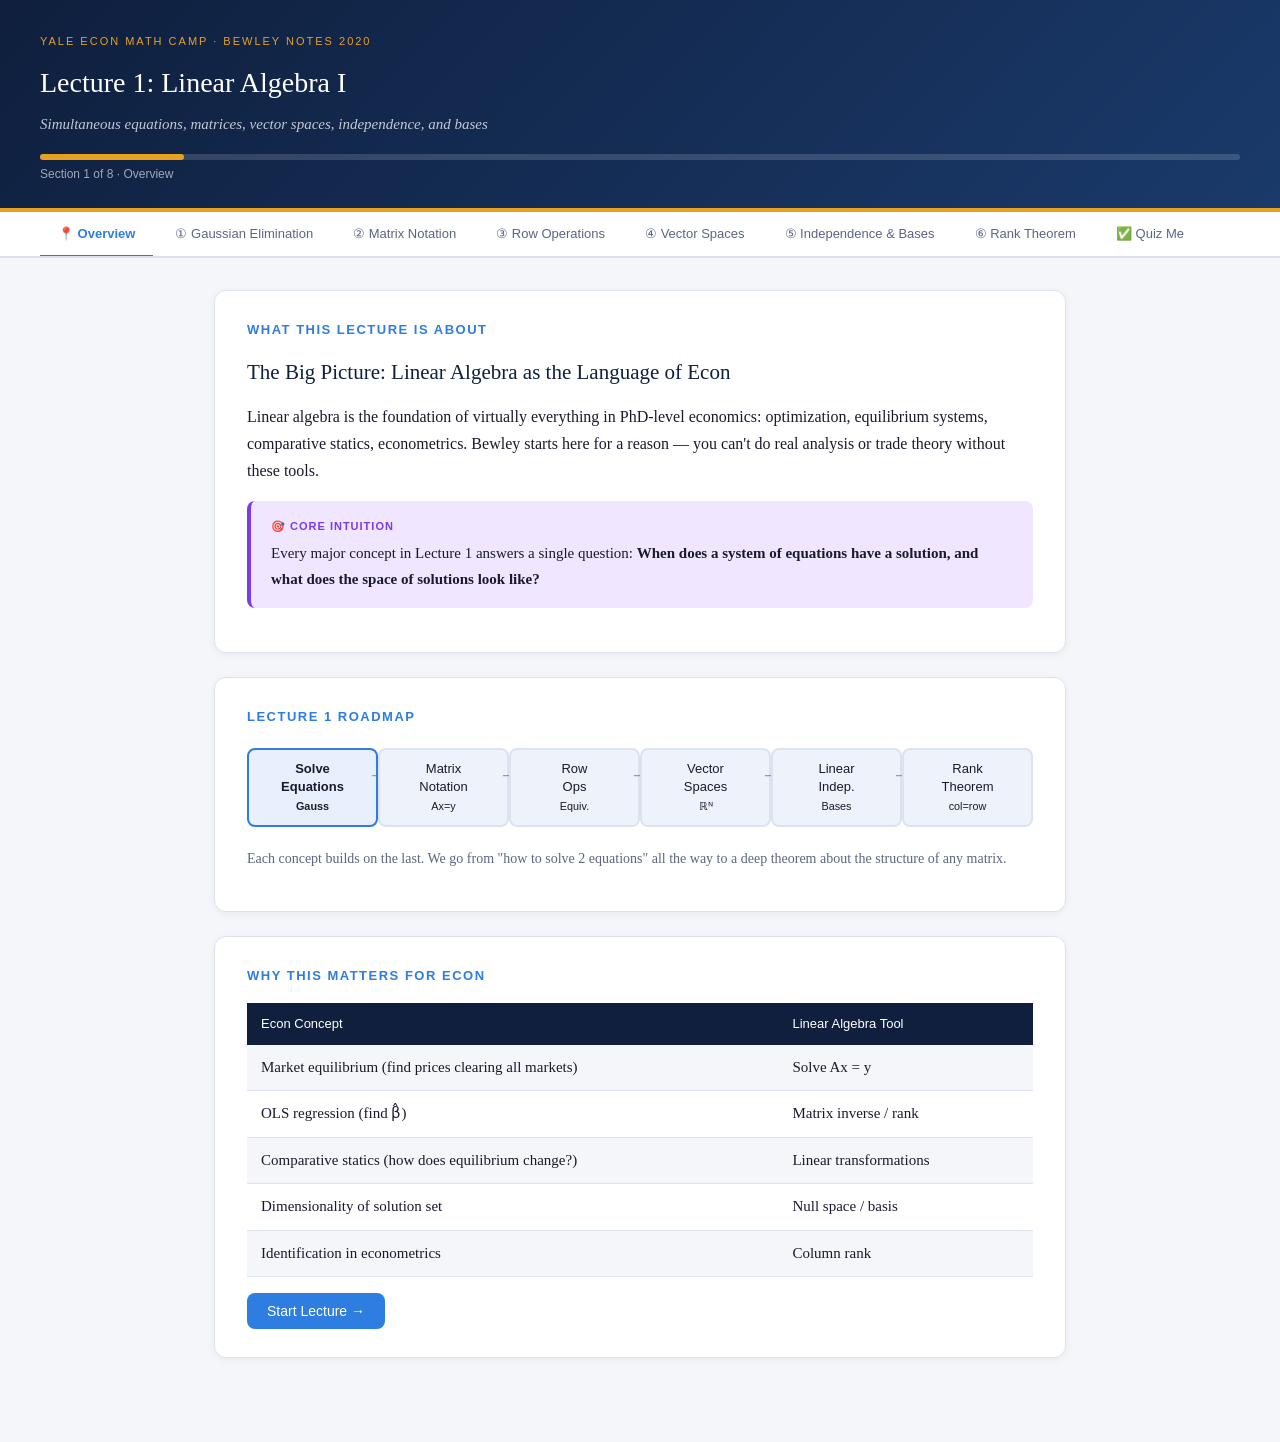
<file: lecture1_linear_algebra.html>
<!DOCTYPE html>
<html lang="en">
<head>
<meta charset="UTF-8">
<meta name="viewport" content="width=device-width, initial-scale=1.0">
<title>Bewley Math Camp — Lecture 1: Linear Algebra I</title>
<style>
  :root {
    --navy: #0f1f3d;
    --blue: #1a3a6b;
    --accent: #2e7de0;
    --gold: #e8a020;
    --light-gold: #fef3dc;
    --green: #1a7a4a;
    --light-green: #d4f0e0;
    --red: #c0392b;
    --light-red: #fce8e6;
    --bg: #f4f6fa;
    --card: #ffffff;
    --text: #1a1a2e;
    --muted: #5a6680;
    --border: #dde2ef;
    --code-bg: #eef2fb;
  }
  * { box-sizing: border-box; margin: 0; padding: 0; }
  body {
    font-family: 'Georgia', serif;
    background: var(--bg);
    color: var(--text);
    line-height: 1.7;
    font-size: 16px;
  }
  /* HEADER */
  .header {
    background: linear-gradient(135deg, var(--navy) 0%, var(--blue) 100%);
    color: white;
    padding: 32px 40px 24px;
    border-bottom: 4px solid var(--gold);
  }
  .header-badge { font-family: 'Arial', sans-serif; font-size: 11px; letter-spacing: 2px; text-transform: uppercase; color: var(--gold); margin-bottom: 8px; }
  .header h1 { font-size: 28px; font-weight: normal; margin-bottom: 6px; }
  .header .subtitle { font-size: 15px; opacity: 0.75; font-style: italic; }
  .progress-bar-wrap { margin-top: 16px; background: rgba(255,255,255,0.15); border-radius: 8px; height: 6px; }
  .progress-bar { height: 6px; background: var(--gold); border-radius: 8px; transition: width 0.5s ease; }
  .progress-label { font-size: 12px; opacity: 0.6; margin-top: 4px; font-family: Arial, sans-serif; }

  /* NAV TABS */
  .nav {
    background: var(--card);
    border-bottom: 2px solid var(--border);
    padding: 0 40px;
    display: flex;
    gap: 4px;
    overflow-x: auto;
  }
  .nav button {
    padding: 14px 18px;
    border: none;
    background: none;
    font-size: 13px;
    font-family: Arial, sans-serif;
    color: var(--muted);
    cursor: pointer;
    border-bottom: 3px solid transparent;
    margin-bottom: -2px;
    white-space: nowrap;
    transition: all 0.2s;
  }
  .nav button:hover { color: var(--accent); }
  .nav button.active { color: var(--accent); border-bottom-color: var(--accent); font-weight: bold; }

  /* MAIN CONTENT */
  .main { max-width: 900px; margin: 0 auto; padding: 32px 24px 60px; }
  .section { display: none; }
  .section.active { display: block; }

  /* CARDS */
  .card {
    background: var(--card);
    border: 1px solid var(--border);
    border-radius: 12px;
    padding: 28px 32px;
    margin-bottom: 24px;
    box-shadow: 0 2px 8px rgba(0,0,0,0.05);
  }
  .card-title {
    font-size: 13px;
    font-family: Arial, sans-serif;
    font-weight: bold;
    letter-spacing: 1.5px;
    text-transform: uppercase;
    color: var(--accent);
    margin-bottom: 14px;
  }
  h2 { font-size: 21px; color: var(--navy); margin-bottom: 12px; font-weight: normal; }
  h3 { font-size: 17px; color: var(--blue); margin: 18px 0 10px; }
  p { margin-bottom: 12px; }

  /* HIGHLIGHT BOXES */
  .box {
    border-radius: 8px;
    padding: 16px 20px;
    margin: 16px 0;
    font-size: 15px;
  }
  .box.definition { background: #e8f0fe; border-left: 4px solid var(--accent); }
  .box.theorem { background: var(--light-gold); border-left: 4px solid var(--gold); }
  .box.example { background: var(--light-green); border-left: 4px solid var(--green); }
  .box.warning { background: var(--light-red); border-left: 4px solid var(--red); }
  .box.intuition { background: #f0e6ff; border-left: 4px solid #7c3aed; }
  .box-label { font-family: Arial, sans-serif; font-size: 11px; font-weight: bold; letter-spacing: 1px; text-transform: uppercase; margin-bottom: 6px; }
  .box.definition .box-label { color: var(--accent); }
  .box.theorem .box-label { color: #a06010; }
  .box.example .box-label { color: var(--green); }
  .box.warning .box-label { color: var(--red); }
  .box.intuition .box-label { color: #7c3aed; }

  /* MATH DISPLAY */
  .math-block {
    background: var(--code-bg);
    border: 1px solid var(--border);
    border-radius: 8px;
    padding: 16px 20px;
    margin: 14px 0;
    font-family: 'Courier New', monospace;
    font-size: 14px;
    overflow-x: auto;
    line-height: 1.8;
  }
  .math-block .comment { color: var(--muted); font-style: italic; }

  /* VISUAL DIAGRAM */
  .diagram-wrap { text-align: center; margin: 20px 0; }
  .diagram-wrap svg { max-width: 100%; }

  /* STEP-BY-STEP */
  .steps { counter-reset: step; }
  .step {
    display: flex; gap: 16px; margin-bottom: 16px; align-items: flex-start;
  }
  .step-num {
    min-width: 32px; height: 32px;
    background: var(--accent); color: white;
    border-radius: 50%;
    display: flex; align-items: center; justify-content: center;
    font-family: Arial, sans-serif; font-size: 13px; font-weight: bold;
    flex-shrink: 0;
    margin-top: 2px;
  }
  .step-body { flex: 1; }
  .step-body strong { color: var(--navy); }

  /* QUIZ */
  .quiz-q { font-size: 16px; margin-bottom: 16px; color: var(--navy); }
  .quiz-options { display: grid; gap: 10px; }
  .quiz-option {
    background: var(--bg);
    border: 2px solid var(--border);
    border-radius: 8px;
    padding: 12px 18px;
    cursor: pointer;
    font-size: 15px;
    transition: all 0.2s;
    font-family: Georgia, serif;
    text-align: left;
  }
  .quiz-option:hover { border-color: var(--accent); background: #e8f0fe; }
  .quiz-option.correct { border-color: var(--green); background: var(--light-green); }
  .quiz-option.wrong { border-color: var(--red); background: var(--light-red); }
  .quiz-feedback { margin-top: 14px; padding: 14px; border-radius: 8px; display: none; font-size: 15px; }
  .quiz-feedback.show { display: block; }
  .quiz-feedback.correct-fb { background: var(--light-green); color: #0d5c34; border-left: 4px solid var(--green); }
  .quiz-feedback.wrong-fb { background: var(--light-red); color: #8b1a12; border-left: 4px solid var(--red); }
  .quiz-next { margin-top: 14px; display: none; }
  .quiz-next.show { display: block; }

  /* BUTTONS */
  .btn {
    background: var(--accent);
    color: white;
    border: none;
    border-radius: 8px;
    padding: 10px 20px;
    font-size: 14px;
    font-family: Arial, sans-serif;
    cursor: pointer;
    transition: background 0.2s;
  }
  .btn:hover { background: var(--navy); }
  .btn.secondary { background: var(--card); color: var(--accent); border: 2px solid var(--accent); }
  .btn.secondary:hover { background: #e8f0fe; }
  .btn.gold { background: var(--gold); color: var(--navy); }

  /* MATRIX VIS */
  .matrix-table { border-collapse: collapse; margin: 8px auto; }
  .matrix-table td {
    width: 44px; height: 44px;
    text-align: center;
    font-size: 14px;
    font-family: 'Courier New', monospace;
    border: 1px solid var(--border);
    background: var(--code-bg);
  }
  .matrix-table td.highlight { background: #fff0cc; border-color: var(--gold); font-weight: bold; }
  .matrix-table td.pivot { background: #d4f0e0; border-color: var(--green); font-weight: bold; }
  .matrix-table td.zero { color: var(--muted); }

  /* INTERACTIVE GAUSS */
  #gauss-system { display: grid; grid-template-columns: 1fr 1fr; gap: 16px; margin-bottom: 20px; }
  .gauss-col { }
  .gauss-col h4 { font-size: 13px; font-family: Arial, sans-serif; text-transform: uppercase; letter-spacing: 1px; color: var(--muted); margin-bottom: 10px; }
  .gauss-row { display: flex; align-items: center; gap: 8px; margin-bottom: 10px; font-family: 'Courier New', monospace; font-size: 14px; background: var(--code-bg); border: 1px solid var(--border); border-radius: 6px; padding: 10px 14px; }
  .gauss-row.pivot-row { background: var(--light-green); border-color: var(--green); }
  .gauss-row.eliminated { background: #fff0cc; border-color: var(--gold); }

  /* CONCEPT MAP */
  .concept-map-wrap { overflow-x: auto; padding: 10px 0; }

  /* SCORE */
  .score-display { font-family: Arial, sans-serif; font-size: 15px; color: var(--muted); text-align: right; margin-bottom: 10px; }

  /* SUMMARY TABLE */
  .summary-table { width: 100%; border-collapse: collapse; margin: 16px 0; font-size: 15px; }
  .summary-table th { background: var(--navy); color: white; padding: 10px 14px; text-align: left; font-weight: normal; font-family: Arial, sans-serif; font-size: 13px; }
  .summary-table td { padding: 10px 14px; border-bottom: 1px solid var(--border); vertical-align: top; }
  .summary-table tr:nth-child(even) td { background: var(--bg); }

  /* ROADMAP */
  .roadmap { display: flex; gap: 0; margin: 20px 0; overflow-x: auto; }
  .roadmap-item { flex: 1; min-width: 130px; text-align: center; position: relative; }
  .roadmap-item:not(:last-child)::after { content: '→'; position: absolute; right: -8px; top: 12px; color: var(--muted); font-size: 18px; }
  .roadmap-box { background: var(--code-bg); border: 2px solid var(--border); border-radius: 8px; padding: 10px 8px; font-size: 13px; font-family: Arial, sans-serif; line-height: 1.4; }
  .roadmap-box.done { background: var(--light-green); border-color: var(--green); }
  .roadmap-box.current { background: #e8f0fe; border-color: var(--accent); font-weight: bold; }

  /* RESPONSIVE */
  @media (max-width: 600px) {
    .header { padding: 20px; }
    .main { padding: 16px 12px 40px; }
    .card { padding: 18px 16px; }
    #gauss-system { grid-template-columns: 1fr; }
  }
</style>
</head>
<body>

<div class="header">
  <div class="header-badge">Yale Econ Math Camp · Bewley Notes 2020</div>
  <h1>Lecture 1: Linear Algebra I</h1>
  <div class="subtitle">Simultaneous equations, matrices, vector spaces, independence, and bases</div>
  <div class="progress-bar-wrap">
    <div class="progress-bar" id="progress-bar" style="width:12%"></div>
  </div>
  <div class="progress-label" id="progress-label">Section 1 of 8 · Overview</div>
</div>

<div class="nav">
  <button class="active" onclick="goTo(0)">📍 Overview</button>
  <button onclick="goTo(1)">① Gaussian Elimination</button>
  <button onclick="goTo(2)">② Matrix Notation</button>
  <button onclick="goTo(3)">③ Row Operations</button>
  <button onclick="goTo(4)">④ Vector Spaces</button>
  <button onclick="goTo(5)">⑤ Independence &amp; Bases</button>
  <button onclick="goTo(6)">⑥ Rank Theorem</button>
  <button onclick="goTo(7)">✅ Quiz Me</button>
</div>

<div class="main">

<!-- ===== SECTION 0: OVERVIEW ===== -->
<div class="section active" id="sec0">
  <div class="card">
    <div class="card-title">What this lecture is about</div>
    <h2>The Big Picture: Linear Algebra as the Language of Econ</h2>
    <p>Linear algebra is the foundation of virtually everything in PhD-level economics: optimization, equilibrium systems, comparative statics, econometrics. Bewley starts here for a reason — you can't do real analysis or trade theory without these tools.</p>
    <div class="box intuition">
      <div class="box-label">🎯 Core Intuition</div>
      Every major concept in Lecture 1 answers a single question: <strong>When does a system of equations have a solution, and what does the space of solutions look like?</strong>
    </div>
  </div>

  <div class="card">
    <div class="card-title">Lecture 1 Roadmap</div>
    <div class="roadmap">
      <div class="roadmap-item"><div class="roadmap-box current">Solve<br>Equations<br><small>Gauss</small></div></div>
      <div class="roadmap-item"><div class="roadmap-box">Matrix<br>Notation<br><small>Ax=y</small></div></div>
      <div class="roadmap-item"><div class="roadmap-box">Row<br>Ops<br><small>Equiv.</small></div></div>
      <div class="roadmap-item"><div class="roadmap-box">Vector<br>Spaces<br><small>ℝᴺ</small></div></div>
      <div class="roadmap-item"><div class="roadmap-box">Linear<br>Indep.<br><small>Bases</small></div></div>
      <div class="roadmap-item"><div class="roadmap-box">Rank<br>Theorem<br><small>col=row</small></div></div>
    </div>
    <p style="color:var(--muted); font-size:14px;">Each concept builds on the last. We go from "how to solve 2 equations" all the way to a deep theorem about the structure of any matrix.</p>
  </div>

  <div class="card">
    <div class="card-title">Why this matters for Econ</div>
    <table class="summary-table">
      <tr><th>Econ Concept</th><th>Linear Algebra Tool</th></tr>
      <tr><td>Market equilibrium (find prices clearing all markets)</td><td>Solve Ax = y</td></tr>
      <tr><td>OLS regression (find β̂)</td><td>Matrix inverse / rank</td></tr>
      <tr><td>Comparative statics (how does equilibrium change?)</td><td>Linear transformations</td></tr>
      <tr><td>Dimensionality of solution set</td><td>Null space / basis</td></tr>
      <tr><td>Identification in econometrics</td><td>Column rank</td></tr>
    </table>
    <button class="btn" onclick="goTo(1)">Start Lecture →</button>
  </div>
</div>

<!-- ===== SECTION 1: GAUSSIAN ELIMINATION ===== -->
<div class="section" id="sec1">
  <div class="card">
    <div class="card-title">Topic 1</div>
    <h2>Simultaneous Linear Equations & Gaussian Elimination</h2>
    <p>Bewley begins with the most concrete possible question: how do you find x₁ and x₂ satisfying two equations at once?</p>

    <div class="box example">
      <div class="box-label">📘 Bewley's Opening Example</div>
      <div class="math-block">
        x₁ + 7x₂ = −57   … (eq 1)
       12x₁ + 3x₂ =  45   … (eq 2)
      </div>
      <p>The idea: eliminate x₁ from equation 2 by computing <strong>4×(eq1) − (1/3)×(eq2)</strong>:</p>
      <div class="math-block">
        4x₁ + 28x₂ = −228
       −(4x₁ +  x₂ =   15)
        ─────────────────────
              27x₂ = −243   →  x₂ = −9

        Then:  x₁ = −7(−9) − 57 = 63 − 57 = 6
      </div>
    </div>

    <div class="box intuition">
      <div class="box-label">🧠 Visual Intuition</div>
      Each equation is a <strong>line</strong> in 2D space. Solving simultaneously = finding their intersection point. In higher dimensions (N unknowns), each equation is a <em>hyperplane</em>. The solution is where all hyperplanes meet.
    </div>
  </div>

  <div class="card">
    <div class="card-title">The General Algorithm</div>
    <h2>Gaussian Elimination: The General Recipe</h2>
    <p>For M equations in N unknowns (equation 1.1 in the notes), the algorithm is:</p>
    <div class="steps">
      <div class="step">
        <div class="step-num">1</div>
        <div class="step-body"><strong>Find the pivot column.</strong> Find the leftmost column with a non-zero entry (column n₁). Swap rows so the non-zero entry is on top.</div>
      </div>
      <div class="step">
        <div class="step-num">2</div>
        <div class="step-body"><strong>Scale the pivot row.</strong> Divide by the leading entry so it becomes 1. This is the pivot.</div>
      </div>
      <div class="step">
        <div class="step-num">3</div>
        <div class="step-body"><strong>Eliminate the column.</strong> For every other row m, subtract aₘₙ₁ × (pivot row) from row m, making all other entries in column n₁ equal to 0.</div>
      </div>
      <div class="step">
        <div class="step-num">4</div>
        <div class="step-body"><strong>Recurse.</strong> Ignore the pivot row and repeat steps 1–3 on the remaining rows. Stop when no more non-zero rows exist.</div>
      </div>
      <div class="step">
        <div class="step-num">5</div>
        <div class="step-body"><strong>Read off solutions.</strong> Free variables (non-pivot columns) can be set arbitrarily. Pivot variables are determined by formula (1.2) in the notes.</div>
      </div>
    </div>

    <div class="box definition">
      <div class="box-label">📌 Result: When does a solution exist?</div>
      After elimination, if any row has the form <code>0 = yₖ</code> with yₖ ≠ 0, there is <strong>no solution</strong>. Otherwise, solutions exist and the free variables (N − K of them, where K = number of pivots) can be set freely.
    </div>
  </div>

  <div class="card">
    <div class="card-title">Interactive Visualization</div>
    <h2>Watch Elimination Step-by-Step</h2>
    <p>Click through the elimination process on Bewley's 3×3 example: <code>A = [[3,2,1],[6,4,2],[6,8,5]]</code></p>
    <div id="gauss-vis"></div>
    <div style="margin-top:14px; display:flex; gap:10px; flex-wrap:wrap;">
      <button class="btn" id="gauss-prev" onclick="gaussStep(-1)" disabled>← Previous</button>
      <button class="btn" id="gauss-next" onclick="gaussStep(1)">Next Step →</button>
      <button class="btn secondary" onclick="gaussReset()">Reset</button>
    </div>
    <div id="gauss-desc" class="box example" style="margin-top:16px;">
      <div class="box-label">Step Description</div>
      <span id="gauss-desc-text">Initial matrix. The goal is to reach Row Reduced Echelon Form.</span>
    </div>
  </div>

  <div class="card">
    <div class="card-title">Key Lemma</div>
    <div class="box theorem">
      <div class="box-label">⭐ Lemma 1.1 (Critical for PhD Econ!)</div>
      <p><strong>If M &lt; N and y = 0, then Ax = 0 has a non-zero solution.</strong></p>
      <p><em>Translation:</em> Fewer equations than unknowns → you always have a non-trivial solution (the solution isn't just x = 0). In econ: if you have fewer constraints than free variables, the system is <em>under-determined</em> — many equilibria exist.</p>
    </div>
  </div>

  <div style="text-align:right; margin-top:8px;">
    <button class="btn" onclick="goTo(2)">Next: Matrix Notation →</button>
  </div>
</div>

<!-- ===== SECTION 2: MATRIX NOTATION ===== -->
<div class="section" id="sec2">
  <div class="card">
    <div class="card-title">Topic 2</div>
    <h2>Matrix Representation of Linear Equations</h2>
    <p>Writing out equations one by one gets cumbersome fast. Matrices give us a clean notation. The M equations in N unknowns:</p>
    <div class="math-block">
      a₁₁x₁ + a₁₂x₂ + ⋯ + a₁ₙxₙ = y₁
      a₂₁x₁ + a₂₂x₂ + ⋯ + a₂ₙxₙ = y₂
                ⋮
      aₘ₁x₁ + aₘ₂x₂ + ⋯ + aₘₙxₙ = yₙ
    </div>
    <p>become the single compact equation:</p>
    <div class="math-block" style="font-size:18px; text-align:center; padding:20px;">
      <strong>Ax = y</strong>
    </div>
  </div>

  <div class="card">
    <div class="card-title">Visual: How Matrix Multiplication Works</div>
    <div class="diagram-wrap">
      <svg viewBox="0 0 680 200" xmlns="http://www.w3.org/2000/svg" style="max-width:680px;">
        <!-- Matrix A -->
        <rect x="20" y="30" width="240" height="140" rx="6" fill="#eef2fb" stroke="#2e7de0" stroke-width="1.5"/>
        <text x="44" y="20" font-family="Arial" font-size="12" fill="#5a6680">M×N matrix A</text>
        <!-- Row 1 -->
        <text x="40" y="75" font-family="Courier New" font-size="13" fill="#1a1a2e">a₁₁  a₁₂  …  a₁ₙ</text>
        <text x="40" y="105" font-family="Courier New" font-size="13" fill="#1a1a2e">a₂₁  a₂₂  …  a₂ₙ</text>
        <text x="40" y="130" font-family="Courier New" font-size="13" fill="#5a6680"> ⋮    ⋮       ⋮</text>
        <text x="40" y="155" font-family="Courier New" font-size="13" fill="#1a1a2e">aₘ₁  aₘ₂  …  aₘₙ</text>

        <!-- × -->
        <text x="268" y="108" font-family="Georgia" font-size="24" fill="#2e7de0">×</text>

        <!-- Vector x -->
        <rect x="292" y="55" width="70" height="100" rx="6" fill="#d4f0e0" stroke="#1a7a4a" stroke-width="1.5"/>
        <text x="318" y="43" font-family="Arial" font-size="12" fill="#5a6680">x (N×1)</text>
        <text x="308" y="88" font-family="Courier New" font-size="13" fill="#1a1a2e">x₁</text>
        <text x="308" y="108" font-family="Courier New" font-size="13" fill="#1a1a2e">x₂</text>
        <text x="308" y="124" font-family="Courier New" font-size="13" fill="#5a6680">⋮</text>
        <text x="308" y="142" font-family="Courier New" font-size="13" fill="#1a1a2e">xₙ</text>

        <!-- = -->
        <text x="370" y="108" font-family="Georgia" font-size="24" fill="#2e7de0">=</text>

        <!-- Vector y -->
        <rect x="400" y="55" width="70" height="100" rx="6" fill="#fef3dc" stroke="#e8a020" stroke-width="1.5"/>
        <text x="424" y="43" font-family="Arial" font-size="12" fill="#5a6680">y (M×1)</text>
        <text x="416" y="88" font-family="Courier New" font-size="13" fill="#1a1a2e">y₁</text>
        <text x="416" y="108" font-family="Courier New" font-size="13" fill="#1a1a2e">y₂</text>
        <text x="416" y="124" font-family="Courier New" font-size="13" fill="#5a6680">⋮</text>
        <text x="416" y="142" font-family="Courier New" font-size="13" fill="#1a1a2e">yₘ</text>

        <!-- annotation -->
        <text x="490" y="75" font-family="Arial" font-size="12" fill="#5a6680">Row 1 of A · x = y₁</text>
        <text x="490" y="105" font-family="Arial" font-size="12" fill="#5a6680">= a₁₁x₁+a₁₂x₂+…+a₁ₙxₙ</text>
        <text x="490" y="135" font-family="Arial" font-size="12" fill="#5a6680">Each row of A "dots" x</text>
        <text x="490" y="155" font-family="Arial" font-size="12" fill="#5a6680">to give one entry of y</text>
      </svg>
    </div>
    <div class="box intuition">
      <div class="box-label">🧠 How to Think About It</div>
      The entry y₁ is the <em>dot product</em> of row 1 of A with x. Think of each row as a constraint — a hyperplane in N-dimensional space. The system Ax = y asks: where is the unique point (or set of points) satisfying ALL constraints simultaneously?
    </div>
  </div>

  <div class="card">
    <div class="card-title">Row Reduced Echelon Form (RREF)</div>
    <h2>The Goal of Elimination: RREF</h2>
    <div class="box definition">
      <div class="box-label">📌 Definition: Row Reduced Matrix</div>
      A matrix is <strong>row reduced</strong> if: (a) the first non-zero entry in any row is 1 (the <em>leading entry</em>), and (b) each column containing a leading entry has all other entries equal to 0.
    </div>
    <div class="box definition">
      <div class="box-label">📌 Definition: Row Reduced Echelon Matrix (RREF)</div>
      A row reduced matrix where: (a) all zero rows are at the bottom, and (b) the leading entries move strictly right as you go down (n₁ &lt; n₂ &lt; … &lt; nₖ).
    </div>

    <h3>Visual: What RREF looks like</h3>
    <div class="diagram-wrap">
      <table class="matrix-table">
        <tr>
          <td class="pivot">1</td><td class="zero">0</td><td class="highlight">3</td>
        </tr>
        <tr>
          <td class="zero">0</td><td class="pivot">1</td><td class="highlight">4</td>
        </tr>
        <tr>
          <td class="zero">0</td><td class="zero">0</td><td class="zero">0</td>
        </tr>
      </table>
    </div>
    <p style="text-align:center; color:var(--muted); font-size:13px; margin-top:8px;">Green = pivots (leading 1s). Yellow = free variable columns. This is Bewley's example from the notes.</p>

    <div class="box example">
      <div class="box-label">📘 Reading Solutions from RREF</div>
      With the matrix above and Bx = 0: columns 1 and 2 are pivot columns, column 3 is free. Setting x₃ = t (any number): x₂ = −4t, x₁ = −3t. The full solution is <code>x = t(−3, −4, 1)</code> for any t ∈ ℝ. That's a <em>line</em> through the origin.
    </div>

    <div class="box theorem">
      <div class="box-label">⭐ Lemma 1.3</div>
      Every matrix is row equivalent to a row reduced echelon matrix. (Proof: Gaussian elimination always terminates and produces RREF.)
    </div>
  </div>

  <div style="text-align:right; margin-top:8px;">
    <button class="btn" onclick="goTo(3)">Next: Row Operations →</button>
  </div>
</div>

<!-- ===== SECTION 3: ROW OPERATIONS ===== -->
<div class="section" id="sec3">
  <div class="card">
    <div class="card-title">Topic 3</div>
    <h2>Elementary Row Operations & Row Equivalence</h2>
    <p>Bewley formalizes the operations we used in Gaussian elimination. These are the "legal moves" that don't change the solution set.</p>

    <div class="box definition">
      <div class="box-label">📌 The Three Elementary Row Operations</div>
      <div class="steps">
        <div class="step">
          <div class="step-num" style="background:var(--green);">a</div>
          <div class="step-body"><strong>Scale:</strong> Multiply any row by a non-zero number c. <br><small style="color:var(--muted);">Example: R₁ → 3R₁</small></div>
        </div>
        <div class="step">
          <div class="step-num" style="background:var(--gold); color:var(--navy);">b</div>
          <div class="step-body"><strong>Swap:</strong> Interchange two rows. <br><small style="color:var(--muted);">Example: R₁ ↔ R₂</small></div>
        </div>
        <div class="step">
          <div class="step-num" style="background:var(--red);">c</div>
          <div class="step-body"><strong>Add:</strong> Replace a row by itself plus c times another row (c ≠ 0). <br><small style="color:var(--muted);">Example: R₂ → R₂ − 2R₁ (this is the key elimination step)</small></div>
        </div>
      </div>
    </div>

    <div class="box definition">
      <div class="box-label">📌 Definition: Row Equivalence</div>
      Matrices A and B are <strong>row equivalent</strong> if B can be obtained from A by a finite sequence of elementary row operations.
    </div>

    <div class="box theorem">
      <div class="box-label">⭐ Lemma 1.2 (Why This Is Safe)</div>
      If A and B are row equivalent, the equations <strong>Ax = 0</strong> and <strong>Bx = 0 have the same solutions</strong>. <br><br>
      <em>Why this matters:</em> This guarantees that Gaussian elimination doesn't "lose" or "create" solutions. Every step is reversible — it's like doing legal algebraic manipulations on both sides of an equation.
    </div>

    <div class="box intuition">
      <div class="box-label">🧠 The Augmented Matrix Trick</div>
      To solve Ax = y (not just Ax = 0), we form the <strong>augmented matrix</strong> (A : y) — append y as an extra column. Then apply row operations to (A : y). The same lemma guarantees we haven't changed the solution set. This is the standard algorithm taught in undergrad linear algebra.
    </div>
  </div>

  <div class="card">
    <div class="card-title">Key Theorem from this Section</div>
    <div class="box theorem">
      <div class="box-label">⭐ Theorem 1.4</div>
      If A is an M×N matrix with <strong>M &lt; N</strong> (fewer rows than columns), then Ax = 0 has a <strong>non-zero solution</strong>.
    </div>
    <div class="box theorem">
      <div class="box-label">⭐ Corollary 1.5</div>
      If A is an N×N (square) matrix and Ax = 0 has NO non-zero solution, then A is row equivalent to the N×N <strong>identity matrix</strong> I.
    </div>
    <div class="box intuition">
      <div class="box-label">🧠 Economic Translation</div>
      Corollary 1.5 is the key to <em>invertibility</em>. If a square system of equations has a unique solution (only x = 0 solves the homogeneous system), then the matrix is invertible — meaning there's a unique solution for ANY right-hand side y. In econ: a square system of market-clearing conditions with a unique equilibrium corresponds to an invertible matrix.
    </div>
  </div>

  <div style="text-align:right; margin-top:8px;">
    <button class="btn" onclick="goTo(4)">Next: Vector Spaces →</button>
  </div>
</div>

<!-- ===== SECTION 4: VECTOR SPACES ===== -->
<div class="section" id="sec4">
  <div class="card">
    <div class="card-title">Topic 4</div>
    <h2>Vector Spaces</h2>
    <p>Now Bewley steps back and abstracts. Instead of thinking only about ℝᴺ (N-tuples of real numbers), he defines the general concept of a <em>vector space</em> — any set with addition and scalar multiplication that obeys 10 rules.</p>

    <div class="box definition">
      <div class="box-label">📌 Definition: Vector Space</div>
      A <strong>vector space</strong> V is a non-empty set with operations <em>addition</em> (v + w) and <em>scalar multiplication</em> (cv) satisfying 10 axioms: closure under both operations, commutativity, associativity, zero vector, additive inverse, and distributive laws.
    </div>

    <div class="diagram-wrap">
      <svg viewBox="0 0 640 280" xmlns="http://www.w3.org/2000/svg" style="max-width:640px;">
        <!-- Title -->
        <text x="320" y="22" font-family="Arial" font-size="13" fill="#5a6680" text-anchor="middle">Examples of Vector Spaces</text>

        <!-- ℝ² box -->
        <rect x="20" y="35" width="175" height="220" rx="10" fill="#e8f0fe" stroke="#2e7de0" stroke-width="1.5"/>
        <text x="107" y="58" font-family="Arial" font-size="13" font-weight="bold" fill="#1a3a6b" text-anchor="middle">ℝ² (pairs of numbers)</text>
        <!-- axes -->
        <line x1="60" y1="160" x2="170" y2="160" stroke="#aaa" stroke-width="1"/>
        <line x1="107" y1="80" x2="107" y2="230" stroke="#aaa" stroke-width="1"/>
        <!-- vector v -->
        <line x1="107" y1="160" x2="155" y2="105" stroke="#2e7de0" stroke-width="2.5" marker-end="url(#arrow-b)"/>
        <text x="158" y="100" font-family="Courier New" font-size="12" fill="#2e7de0">v=(3,4)</text>
        <!-- vector w -->
        <line x1="107" y1="160" x2="75" y2="115" stroke="#1a7a4a" stroke-width="2.5" marker-end="url(#arrow-g)"/>
        <text x="40" y="110" font-family="Courier New" font-size="12" fill="#1a7a4a">w=(−2,3)</text>
        <!-- v+w -->
        <line x1="107" y1="160" x2="123" y2="71" stroke="#e8a020" stroke-width="2" stroke-dasharray="4,3" marker-end="url(#arrow-y)"/>
        <text x="126" y="65" font-family="Courier New" font-size="11" fill="#a06010">v+w=(1,7)</text>

        <!-- ℝᴺ box -->
        <rect x="215" y="35" width="185" height="220" rx="10" fill="#d4f0e0" stroke="#1a7a4a" stroke-width="1.5"/>
        <text x="308" y="58" font-family="Arial" font-size="13" font-weight="bold" fill="#0d5c34" text-anchor="middle">ℝᴺ (N-tuples)</text>
        <text x="308" y="85" font-family="Courier New" font-size="12" fill="#1a7a4a" text-anchor="middle">v = (v₁, v₂, …, vₙ)</text>
        <text x="308" y="120" font-family="Arial" font-size="11" fill="#5a6680" text-anchor="middle">Addition:</text>
        <text x="308" y="140" font-family="Courier New" font-size="11" fill="#1a1a2e" text-anchor="middle">v+w = (v₁+w₁, …, vₙ+wₙ)</text>
        <text x="308" y="175" font-family="Arial" font-size="11" fill="#5a6680" text-anchor="middle">Scalar mult:</text>
        <text x="308" y="195" font-family="Courier New" font-size="11" fill="#1a1a2e" text-anchor="middle">cv = (cv₁, cv₂, …, cvₙ)</text>
        <text x="308" y="230" font-family="Arial" font-size="11" fill="#0d5c34" text-anchor="middle">This is the main example.</text>

        <!-- Subspace box -->
        <rect x="420" y="35" width="195" height="220" rx="10" fill="#fef3dc" stroke="#e8a020" stroke-width="1.5"/>
        <text x="517" y="58" font-family="Arial" font-size="13" font-weight="bold" fill="#a06010" text-anchor="middle">Subspace of ℝ²</text>
        <text x="517" y="78" font-family="Arial" font-size="11" fill="#5a6680" text-anchor="middle">{ (v₁,v₂) | v₁+v₂=0 }</text>
        <!-- number line through origin -->
        <line x1="440" y1="200" x2="595" y2="80" stroke="#e8a020" stroke-width="2"/>
        <circle cx="517" cy="140" r="4" fill="#e8a020"/>
        <text x="524" y="135" font-family="Arial" font-size="11" fill="#a06010">origin</text>
        <!-- vector on line -->
        <line x1="517" y1="140" x2="557" y2="113" stroke="#c0392b" stroke-width="2" marker-end="url(#arrow-r)"/>
        <text x="562" y="110" font-family="Courier New" font-size="11" fill="#c0392b">(2,−2)</text>
        <text x="440" y="240" font-family="Arial" font-size="11" fill="#a06010" text-anchor="middle">A line through 0.</text>
        <text x="440" y="255" font-family="Arial" font-size="11" fill="#a06010" text-anchor="middle">Closed under + and cv.</text>

        <!-- Arrowheads -->
        <defs>
          <marker id="arrow-b" markerWidth="6" markerHeight="6" refX="3" refY="3" orient="auto"><path d="M0,0 L6,3 L0,6 Z" fill="#2e7de0"/></marker>
          <marker id="arrow-g" markerWidth="6" markerHeight="6" refX="3" refY="3" orient="auto"><path d="M0,0 L6,3 L0,6 Z" fill="#1a7a4a"/></marker>
          <marker id="arrow-y" markerWidth="6" markerHeight="6" refX="3" refY="3" orient="auto"><path d="M0,0 L6,3 L0,6 Z" fill="#e8a020"/></marker>
          <marker id="arrow-r" markerWidth="6" markerHeight="6" refX="3" refY="3" orient="auto"><path d="M0,0 L6,3 L0,6 Z" fill="#c0392b"/></marker>
        </defs>
      </svg>
    </div>

    <div class="box definition">
      <div class="box-label">📌 Definition: Subspace</div>
      W is a <strong>subspace</strong> of V if W ⊆ V and W is itself a vector space under V's operations. <em>Quick check:</em> W is a subspace iff it's non-empty and closed under addition and scalar multiplication (i.e., v + w ∈ W and cv ∈ W for all v, w ∈ W and all scalars c).
    </div>

    <div class="box warning">
      <div class="box-label">⚠️ Common Mistake</div>
      A subspace <strong>must contain the zero vector</strong>. The set {(v₁, v₂) | v₁ + v₂ = 1} is NOT a subspace (it doesn't contain (0,0) and isn't closed under addition). Bewley's example {(v₁, v₂) | v₁ + v₂ = 0} IS a subspace because it passes through the origin.
    </div>
  </div>

  <div style="text-align:right; margin-top:8px;">
    <button class="btn" onclick="goTo(5)">Next: Independence & Bases →</button>
  </div>
</div>

<!-- ===== SECTION 5: INDEPENDENCE & BASES ===== -->
<div class="section" id="sec5">
  <div class="card">
    <div class="card-title">Topic 5 — The Core of Lecture 1</div>
    <h2>Linear Independence, Spanning, and Bases</h2>
    <p>These concepts answer: what is the "minimal structure" needed to describe a vector space?</p>

    <div class="box definition">
      <div class="box-label">📌 Definitions</div>
      <p><strong>Linear Combination:</strong> v = c₁v₁ + c₂v₂ + ⋯ + cₙvₙ for some scalars cₙ.</p>
      <p><strong>Span:</strong> The set of ALL linear combinations of v₁, …, vₙ. (It's always a subspace.)</p>
      <p><strong>Spanning Set:</strong> v₁, …, vₙ span V if every vector in V is a linear combination of them.</p>
      <p><strong>Linearly Dependent:</strong> v₁, …, vₙ are dependent if ∃ scalars c₁, …, cₙ (not all 0) with c₁v₁ + ⋯ + cₙvₙ = 0.</p>
      <p><strong>Linearly Independent:</strong> Not dependent. The ONLY way c₁v₁ + ⋯ + cₙvₙ = 0 is cₖ = 0 for all k.</p>
      <p><strong>Basis:</strong> A set of <em>independent</em> vectors that <em>span</em> V.</p>
    </div>
  </div>

  <div class="card">
    <div class="card-title">Visual: Independence vs. Dependence</div>
    <div class="diagram-wrap">
      <svg viewBox="0 0 640 260" xmlns="http://www.w3.org/2000/svg" style="max-width:640px;">
        <!-- LEFT: INDEPENDENT -->
        <text x="155" y="20" font-family="Arial" font-size="13" font-weight="bold" fill="#1a7a4a" text-anchor="middle">INDEPENDENT ✓</text>
        <text x="155" y="38" font-family="Arial" font-size="11" fill="#5a6680" text-anchor="middle">e₁=(1,0), e₂=(0,1) in ℝ²</text>
        <!-- axes -->
        <line x1="50" y1="155" x2="260" y2="155" stroke="#ddd" stroke-width="1"/>
        <line x1="155" y1="60" x2="155" y2="250" stroke="#ddd" stroke-width="1"/>
        <!-- e1 -->
        <line x1="155" y1="155" x2="235" y2="155" stroke="#2e7de0" stroke-width="3" marker-end="url(#arr2)"/>
        <text x="238" y="152" font-family="Courier New" font-size="12" fill="#2e7de0">e₁</text>
        <!-- e2 -->
        <line x1="155" y1="155" x2="155" y2="85" stroke="#1a7a4a" stroke-width="3" marker-end="url(#arr3)"/>
        <text x="158" y="80" font-family="Courier New" font-size="12" fill="#1a7a4a">e₂</text>
        <!-- can't make one from other -->
        <text x="60" y="238" font-family="Arial" font-size="11" fill="#1a7a4a">Neither is a multiple of the other.</text>
        <text x="60" y="253" font-family="Arial" font-size="11" fill="#1a7a4a">They point in different directions.</text>

        <!-- RIGHT: DEPENDENT -->
        <text x="490" y="20" font-family="Arial" font-size="13" font-weight="bold" fill="#c0392b" text-anchor="middle">DEPENDENT ✗</text>
        <text x="490" y="38" font-family="Arial" font-size="11" fill="#5a6680" text-anchor="middle">(1,0),(0,1),(1,1) in ℝ²</text>
        <!-- axes -->
        <line x1="390" y1="155" x2="600" y2="155" stroke="#ddd" stroke-width="1"/>
        <line x1="490" y1="60" x2="490" y2="250" stroke="#ddd" stroke-width="1"/>
        <!-- v1 -->
        <line x1="490" y1="155" x2="570" y2="155" stroke="#2e7de0" stroke-width="2.5" marker-end="url(#arr4)"/>
        <text x="573" y="152" font-family="Courier New" font-size="11" fill="#2e7de0">v₁</text>
        <!-- v2 -->
        <line x1="490" y1="155" x2="490" y2="85" stroke="#1a7a4a" stroke-width="2.5" marker-end="url(#arr5)"/>
        <text x="493" y="80" font-family="Courier New" font-size="11" fill="#1a7a4a">v₂</text>
        <!-- v3 -->
        <line x1="490" y1="155" x2="560" y2="95" stroke="#c0392b" stroke-width="2.5" stroke-dasharray="5,3" marker-end="url(#arr6)"/>
        <text x="563" y="90" font-family="Courier New" font-size="11" fill="#c0392b">v₃</text>
        <!-- dependency equation -->
        <rect x="385" y="215" width="220" height="38" rx="4" fill="#fce8e6"/>
        <text x="495" y="232" font-family="Courier New" font-size="12" fill="#c0392b" text-anchor="middle">v₃ = v₁ + v₂</text>
        <text x="495" y="248" font-family="Arial" font-size="11" fill="#c0392b" text-anchor="middle">v₃ lies IN the span of v₁,v₂</text>

        <defs>
          <marker id="arr2" markerWidth="6" markerHeight="6" refX="3" refY="3" orient="auto"><path d="M0,0 L6,3 L0,6 Z" fill="#2e7de0"/></marker>
          <marker id="arr3" markerWidth="6" markerHeight="6" refX="3" refY="3" orient="auto"><path d="M0,0 L6,3 L0,6 Z" fill="#1a7a4a"/></marker>
          <marker id="arr4" markerWidth="6" markerHeight="6" refX="3" refY="3" orient="auto"><path d="M0,0 L6,3 L0,6 Z" fill="#2e7de0"/></marker>
          <marker id="arr5" markerWidth="6" markerHeight="6" refX="3" refY="3" orient="auto"><path d="M0,0 L6,3 L0,6 Z" fill="#1a7a4a"/></marker>
          <marker id="arr6" markerWidth="6" markerHeight="6" refX="3" refY="3" orient="auto"><path d="M0,0 L6,3 L0,6 Z" fill="#c0392b"/></marker>
        </defs>
      </svg>
    </div>
  </div>

  <div class="card">
    <div class="card-title">Key Theorems on Bases & Dimension</div>

    <div class="box theorem">
      <div class="box-label">⭐ Theorem 1.6 — The Spanning Bound</div>
      If v₁,…,vₘ <em>span</em> V, then any independent set in V has <strong>at most M elements</strong>. <br>
      <em>Proof idea:</em> If you had N > M independent vectors w₁,…,wₙ, you could write each wₙ as a linear combination of the vₘ's. That gives an M × N coefficient matrix with M &lt; N, so by Lemma 1.1, there's a non-trivial linear combination of the wₙ's equaling zero — contradicting independence.
    </div>

    <div class="box theorem">
      <div class="box-label">⭐ Corollary 1.7 — Dimension is Well-Defined</div>
      Any two bases of a finite-dimensional vector space have the <strong>same number of elements</strong>. This number is the <em>dimension</em> of V, written dim V.
    </div>

    <div class="box intuition">
      <div class="box-label">🧠 Why This Matters</div>
      Dimension is THE fundamental invariant of a vector space. ℝ³ has dimension 3 no matter which basis you use — whether you use {e₁,e₂,e₃} or three other independent vectors. In econ, the dimension of the solution set to Ax = 0 (called the <em>null space</em>) tells you exactly how many "degrees of freedom" you have — how many free parameters exist in the system.
    </div>

    <div class="box theorem">
      <div class="box-label">⭐ Corollaries 1.8, 1.11 — The "Two out of Three" Rule</div>
      In a vector space of dimension N: any set of N vectors that (a) <em>spans</em> V is automatically independent (= a basis), or (b) is <em>independent</em> automatically spans V (= a basis). <br>You only need to check ONE of the two conditions when you already know you have exactly N vectors.
    </div>

    <div class="box theorem">
      <div class="box-label">⭐ Theorem 1.15 — Unique Representation</div>
      If v₁,…,vₙ is a basis for V, every vector v ∈ V can be written <em>uniquely</em> as v = c₁v₁ + ⋯ + cₙvₙ. The numbers c₁,…,cₙ are the <em>coordinates</em> of v in this basis.
    </div>
    <div class="box intuition">
      <div class="box-label">🧠 Why Theorem 1.15 is Powerful</div>
      This says every finite-dimensional vector space "looks just like ℝᴺ" once you fix a basis. The abstract space V is completely captured by N numbers. This is why economists can freely work in coordinate space without loss of generality.
    </div>
  </div>

  <div style="text-align:right; margin-top:8px;">
    <button class="btn" onclick="goTo(6)">Next: Rank Theorem →</button>
  </div>
</div>

<!-- ===== SECTION 6: RANK ===== -->
<div class="section" id="sec6">
  <div class="card">
    <div class="card-title">Topic 6 — The Capstone of Lecture 1</div>
    <h2>Row Space, Column Space, and the Rank Theorem</h2>

    <div class="box definition">
      <div class="box-label">📌 Definitions</div>
      For an M×N matrix A:
      <ul style="margin:8px 0 0 20px; line-height:2;">
        <li><strong>Row space:</strong> span of the rows of A (a subspace of ℝᴺ)</li>
        <li><strong>Column space:</strong> span of the columns of A (a subspace of ℝᴹ)</li>
        <li><strong>Row rank:</strong> dim(row space)</li>
        <li><strong>Column rank:</strong> dim(column space)</li>
      </ul>
    </div>

    <div class="diagram-wrap">
      <svg viewBox="0 0 640 220" xmlns="http://www.w3.org/2000/svg" style="max-width:640px;">
        <!-- matrix -->
        <rect x="30" y="40" width="230" height="140" rx="8" fill="#eef2fb" stroke="#2e7de0" stroke-width="1.5"/>
        <text x="145" y="25" font-family="Arial" font-size="13" fill="#5a6680" text-anchor="middle">M×N matrix A</text>
        <!-- rows highlighted -->
        <rect x="35" y="48" width="220" height="28" rx="4" fill="#d4f0e0" opacity="0.8"/>
        <rect x="35" y="82" width="220" height="28" rx="4" fill="#d4f0e0" opacity="0.5"/>
        <rect x="35" y="116" width="220" height="28" rx="4" fill="#d4f0e0" opacity="0.3"/>
        <text x="145" y="66" font-family="Courier New" font-size="12" fill="#0d5c34" text-anchor="middle">— row 1 → (N-vector)</text>
        <text x="145" y="100" font-family="Courier New" font-size="12" fill="#0d5c34" text-anchor="middle">— row 2 → (N-vector)</text>
        <text x="145" y="134" font-family="Courier New" font-size="12" fill="#0d5c34" text-anchor="middle">— row M → (N-vector)</text>
        <!-- col highlight -->
        <rect x="35" y="48" width="55" height="132" rx="4" fill="#e8a020" opacity="0.25"/>
        <text x="62" y="155" font-family="Courier New" font-size="11" fill="#a06010" text-anchor="middle">col 1</text>

        <!-- arrows -->
        <path d="M265,100 Q310,80 340,70" stroke="#1a7a4a" stroke-width="2" fill="none" marker-end="url(#arr-gr)"/>
        <text x="345" y="68" font-family="Arial" font-size="12" fill="#1a7a4a">Row Space ⊆ ℝᴺ</text>
        <text x="345" y="84" font-family="Arial" font-size="11" fill="#5a6680">dim = row rank</text>

        <path d="M265,120 Q310,150 340,160" stroke="#a06010" stroke-width="2" fill="none" marker-end="url(#arr-go)"/>
        <text x="345" y="158" font-family="Arial" font-size="12" fill="#a06010">Column Space ⊆ ℝᴹ</text>
        <text x="345" y="174" font-family="Arial" font-size="11" fill="#5a6680">dim = column rank</text>

        <!-- THE BIG THEOREM -->
        <rect x="340" y="95" width="275" height="48" rx="8" fill="#fff0cc" stroke="#e8a020" stroke-width="2"/>
        <text x="477" y="114" font-family="Arial" font-size="12" font-weight="bold" fill="#a06010" text-anchor="middle">Theorem 1.18</text>
        <text x="477" y="132" font-family="Arial" font-size="13" fill="#0f1f3d" text-anchor="middle">Row rank = Column rank = rank(A)</text>

        <defs>
          <marker id="arr-gr" markerWidth="6" markerHeight="6" refX="3" refY="3" orient="auto"><path d="M0,0 L6,3 L0,6 Z" fill="#1a7a4a"/></marker>
          <marker id="arr-go" markerWidth="6" markerHeight="6" refX="3" refY="3" orient="auto"><path d="M0,0 L6,3 L0,6 Z" fill="#a06010"/></marker>
        </defs>
      </svg>
    </div>

    <div class="box theorem">
      <div class="box-label">⭐ Theorem 1.18 — The Rank Theorem (Major Result!)</div>
      For any matrix A, <strong>row rank = column rank</strong>. We call this common number the <em>rank</em> of A. <br><br>
      <em>Proof strategy:</em> Reduce A to RREF (call it B). Lemmas 1.16 and 1.17 show row equivalence preserves both row rank and column rank. Then for RREF, directly verify both ranks equal K = number of non-zero rows (= number of pivot positions).
    </div>

    <div class="box intuition">
      <div class="box-label">🧠 Why This is Surprising and Deep</div>
      The row space lives in ℝᴺ and the column space lives in ℝᴹ — they're in completely different spaces! Yet they always have the same dimension. This non-obvious fact is the heart of the <em>rank-nullity theorem</em> you'll use constantly in econometrics (for rank conditions in GMM/IV identification).
    </div>

    <div class="box example">
      <div class="box-label">📘 Quick Example</div>
      <div class="math-block">
        A = | 1  2  3 |
            | 4  5  6 |
            | 7  8  9 |
      </div>
      Row 3 = 2×Row 2 − Row 1, so the rows are dependent. Row rank = 2. And sure enough, the column rank is also 2 (columns 1 and 2 are independent; column 3 = 2×col2 − col1). Rank(A) = 2.
    </div>

    <div class="box theorem">
      <div class="box-label">⭐ Connection to Solvability</div>
      The equation Ax = y has a solution <em>if and only if</em> y lies in the column space of A. The rank tells you the dimension of that column space — i.e., how many "directions" in ℝᴹ the matrix A can "reach."
    </div>
  </div>

  <div style="text-align:right; margin-top:8px;">
    <button class="btn gold" onclick="goTo(7)">Take the Quiz! →</button>
  </div>
</div>

<!-- ===== SECTION 7: QUIZ ===== -->
<div class="section" id="sec7">
  <div class="card">
    <div class="card-title">📝 Quiz — Lecture 1 Mastery Check</div>
    <div class="score-display" id="score-display">Score: 0 / 0</div>
    <div id="quiz-container"></div>
  </div>
</div>

</div><!-- end main -->

<script>
// === NAVIGATION ===
const sections = document.querySelectorAll('.section');
const navBtns = document.querySelectorAll('.nav button');
const progressLabels = [
  'Section 1 of 8 · Overview',
  'Section 2 of 8 · Gaussian Elimination',
  'Section 3 of 8 · Matrix Notation',
  'Section 4 of 8 · Row Operations',
  'Section 5 of 8 · Vector Spaces',
  'Section 6 of 8 · Independence & Bases',
  'Section 7 of 8 · Rank Theorem',
  'Section 8 of 8 · Quiz'
];
const progressPcts = [12, 25, 38, 50, 62, 75, 88, 100];

function goTo(idx) {
  sections.forEach((s, i) => s.classList.toggle('active', i === idx));
  navBtns.forEach((b, i) => b.classList.toggle('active', i === idx));
  document.getElementById('progress-bar').style.width = progressPcts[idx] + '%';
  document.getElementById('progress-label').textContent = progressLabels[idx];
  window.scrollTo({top: 0, behavior: 'smooth'});
  if (idx === 7) initQuiz();
}

// === GAUSSIAN ELIMINATION VISUALIZER ===
const gaussSteps = [
  {
    matrix: [[3,2,1],[6,4,2],[6,8,5]],
    highlights: [],
    desc: "Start: A = [[3,2,1],[6,4,2],[6,8,5]]. We want to eliminate entries below the first pivot."
  },
  {
    matrix: [[3,2,1],[0,0,0],[0,4,3]],
    highlights: [[1,0],[2,0]],
    desc: "Step 1: R₂ → R₂ − 2R₁ (eliminates the 6 in row 2). R₃ → R₃ − 2R₁ (eliminates the 6 in row 3). Now column 1 below the pivot is all zeros."
  },
  {
    matrix: [[1,'2/3','1/3'],[0,0,0],[0,4,3]],
    highlights: [[0,0]],
    desc: "Step 2: R₁ → (1/3)R₁ to make the leading entry 1. Now swap R₂ and R₃ to move the zero row to the bottom."
  },
  {
    matrix: [[1,'2/3','1/3'],[0,4,3],[0,0,0]],
    highlights: [[1,1]],
    desc: "Step 3: After swap, R₂ = [0,4,3]. Next pivot is in column 2. R₂ → (1/4)R₂ to normalize."
  },
  {
    matrix: [[1,'2/3','1/3'],[0,1,'3/4'],[0,0,0]],
    highlights: [[1,1]],
    desc: "Step 4: Now eliminate the 2/3 in row 1 above the new pivot. R₁ → R₁ − (2/3)R₂."
  },
  {
    matrix: [[1,0,'−1/6'],[0,1,'3/4'],[0,0,0]],
    highlights: [[0,1],[1,1]],
    desc: "DONE! This is Row Reduced Echelon Form (RREF). Two pivots (columns 1 and 2). Column 3 is free. Rank = 2."
  }
];
let gaussIdx = 0;

function renderMatrix(matrix, highlights) {
  let html = '<table class="matrix-table" style="margin:0 auto;">';
  matrix.forEach((row, r) => {
    html += '<tr>';
    row.forEach((val, c) => {
      const isHighlight = highlights.some(h => h[0]===r && h[1]===c);
      const isPivot = (val == 1 && !isHighlight);
      const isZero = (val == 0);
      let cls = isHighlight ? 'highlight' : isPivot ? 'pivot' : isZero ? 'zero' : '';
      html += `<td class="${cls}">${val}</td>`;
    });
    html += '</tr>';
  });
  html += '</table>';
  return html;
}

function gaussReset() {
  gaussIdx = 0;
  renderGauss();
}

function gaussStep(dir) {
  gaussIdx = Math.max(0, Math.min(gaussSteps.length - 1, gaussIdx + dir));
  renderGauss();
}

function renderGauss() {
  const step = gaussSteps[gaussIdx];
  document.getElementById('gauss-vis').innerHTML = renderMatrix(step.matrix, step.highlights);
  document.getElementById('gauss-desc-text').textContent = step.desc;
  document.getElementById('gauss-prev').disabled = gaussIdx === 0;
  document.getElementById('gauss-next').disabled = gaussIdx === gaussSteps.length - 1;
}

// Initialize on load
window.addEventListener('DOMContentLoaded', () => renderGauss());

// === QUIZ ===
const questions = [
  {
    q: "What are the three elementary row operations Bewley defines?",
    options: [
      "Scale a row, swap two rows, add a multiple of one row to another",
      "Add rows, subtract rows, multiply rows",
      "Transpose, invert, scale",
      "Pivot, eliminate, reduce"
    ],
    correct: 0,
    explanation: "Correct! Bewley's three operations are: (a) multiply a row by a non-zero scalar, (b) interchange two rows, (c) replace a row by itself plus c times another row. These are the legal moves in Gaussian elimination."
  },
  {
    q: "If A is a 3×7 matrix (3 rows, 7 columns) and y = 0, what does Lemma 1.1 guarantee?",
    options: [
      "Ax = 0 has only the zero solution",
      "Ax = 0 has a non-zero solution",
      "The rank of A is 7",
      "A is invertible"
    ],
    correct: 1,
    explanation: "Correct! Lemma 1.1 says: if M < N (here 3 < 7), then Ax = 0 has a non-zero solution. Fewer equations than unknowns → the system is underdetermined → infinitely many solutions exist."
  },
  {
    q: "The vectors (1,0,0), (0,1,0), and (1,1,0) in ℝ³ are:",
    options: [
      "Linearly independent — they span all of ℝ³",
      "Linearly dependent — (1,1,0) = (1,0,0) + (0,1,0)",
      "A basis for ℝ³",
      "Linearly independent but don't span ℝ³"
    ],
    correct: 1,
    explanation: "Correct! Bewley's own example: (1,0,0) + (0,1,0) − (1,1,0) = (0,0,0). Since we can write a non-trivial zero combination, the vectors are linearly dependent. Three vectors in ℝ³ are a basis only if they're independent."
  },
  {
    q: "A basis for a vector space V must be:",
    options: [
      "Any large collection of vectors",
      "A set of independent vectors that span V",
      "The standard unit vectors e₁, e₂, …, eₙ only",
      "A set of N+1 vectors for an N-dimensional space"
    ],
    correct: 1,
    explanation: "Correct! A basis is exactly: (1) linearly independent AND (2) spans V. Two conditions. Corollary 1.7 shows all bases of a finite-dimensional V have the same size — that size is the dimension dim V."
  },
  {
    q: "What does the Rank Theorem (Theorem 1.18) say?",
    options: [
      "The row rank of a matrix is always larger than its column rank",
      "Row rank and column rank of any matrix are always equal",
      "Only square matrices have equal row and column rank",
      "The rank equals the number of rows"
    ],
    correct: 1,
    explanation: "Correct! Row rank = column rank for ANY matrix, regardless of shape. This is a deep and surprising result — the row space and column space live in completely different spaces, yet have the same dimension. This common number is simply called the rank of A."
  },
  {
    q: "In RREF, what is true about columns that contain leading 1s (pivot columns)?",
    options: [
      "All entries in the column are 1",
      "Only the leading entry is non-zero; all other entries in that column are 0",
      "The column must have all zeros except the diagonal",
      "There are no restrictions on other entries in pivot columns"
    ],
    correct: 1,
    explanation: "Correct! In a row reduced matrix, each column containing a leading entry (a leading 1) has ALL other entries equal to 0. This is what makes RREF so useful — you can read solutions directly."
  },
  {
    q: "If V is a 4-dimensional vector space and you have 4 vectors that are linearly independent, what can you conclude?",
    options: [
      "Nothing — you need to check if they span V separately",
      "They form a basis for V (they automatically span V)",
      "They span V only if they are also orthogonal",
      "You need at least 5 vectors to form a basis"
    ],
    correct: 1,
    explanation: "Correct! Corollary 1.11: in an N-dimensional space, any N independent vectors automatically span V and therefore form a basis. You only need to verify independence — spanning is free!"
  },
  {
    q: "When does the system Ax = y have NO solution?",
    options: [
      "When A is a square matrix",
      "When rank(A) = rank(A:y)",
      "When after Gaussian elimination on (A:y), a row gives 0 = c for some c ≠ 0",
      "When A has more columns than rows"
    ],
    correct: 2,
    explanation: "Correct! After Gaussian elimination on the augmented matrix (A:y), if any row reduces to [0 0 … 0 | c] with c ≠ 0, that equation says 0 = c — a contradiction. The system has no solution. If all such rows give 0 = 0, solutions exist."
  }
];

let quizAnswered = [];
let quizScore = 0;
let quizInitialized = false;

function initQuiz() {
  if (quizInitialized) return;
  quizInitialized = true;
  quizAnswered = new Array(questions.length).fill(false);
  quizScore = 0;
  renderQuiz(0);
}

function renderQuiz(qIdx) {
  if (qIdx >= questions.length) {
    document.getElementById('quiz-container').innerHTML = `
      <div class="box theorem" style="text-align:center; padding:32px;">
        <div class="box-label">🎉 Quiz Complete!</div>
        <p style="font-size:22px; margin:16px 0;"><strong>Final Score: ${quizScore} / ${questions.length}</strong></p>
        <p>${quizScore === questions.length ? "Perfect score! You've mastered Lecture 1! 🏆" :
           quizScore >= 6 ? "Great work! Solid understanding of the material." :
           "Review the sections above and try again. Mathematics takes repetition!"}</p>
        <button class="btn" style="margin-top:20px;" onclick="quizRetry()">Try Again</button>
        <button class="btn secondary" style="margin-top:20px; margin-left:10px;" onclick="goTo(1)">Review Lecture</button>
      </div>`;
    return;
  }
  const q = questions[qIdx];
  const html = `
    <div style="margin-bottom:12px; color:var(--muted); font-size:13px; font-family:Arial;">Question ${qIdx+1} of ${questions.length}</div>
    <div class="quiz-q">${q.q}</div>
    <div class="quiz-options">
      ${q.options.map((opt, i) => `
        <button class="quiz-option" id="opt-${qIdx}-${i}" onclick="answerQuiz(${qIdx},${i})">${opt}</button>
      `).join('')}
    </div>
    <div class="quiz-feedback" id="feedback-${qIdx}"></div>
    <div class="quiz-next" id="next-${qIdx}">
      <button class="btn" onclick="renderQuiz(${qIdx+1})">${qIdx === questions.length-1 ? 'See Results →' : 'Next Question →'}</button>
    </div>
  `;
  document.getElementById('quiz-container').innerHTML = html;
}

function answerQuiz(qIdx, chosen) {
  if (quizAnswered[qIdx]) return;
  quizAnswered[qIdx] = true;
  const q = questions[qIdx];
  const isCorrect = chosen === q.correct;
  if (isCorrect) quizScore++;
  document.getElementById('score-display').textContent = `Score: ${quizScore} / ${quizAnswered.filter(Boolean).length}`;

  // Color options
  for (let i = 0; i < q.options.length; i++) {
    const btn = document.getElementById(`opt-${qIdx}-${i}`);
    if (i === q.correct) btn.classList.add('correct');
    else if (i === chosen && !isCorrect) btn.classList.add('wrong');
    btn.disabled = true;
  }

  // Show feedback
  const fb = document.getElementById(`feedback-${qIdx}`);
  fb.classList.add('show', isCorrect ? 'correct-fb' : 'wrong-fb');
  fb.innerHTML = `<strong>${isCorrect ? '✓ Correct!' : '✗ Not quite.'}</strong> ${q.explanation}`;

  // Show next button
  document.getElementById(`next-${qIdx}`).classList.add('show');
}

function quizRetry() {
  quizInitialized = false;
  document.getElementById('score-display').textContent = 'Score: 0 / 0';
  initQuiz();
}
</script>
</body>
</html>
</file>
